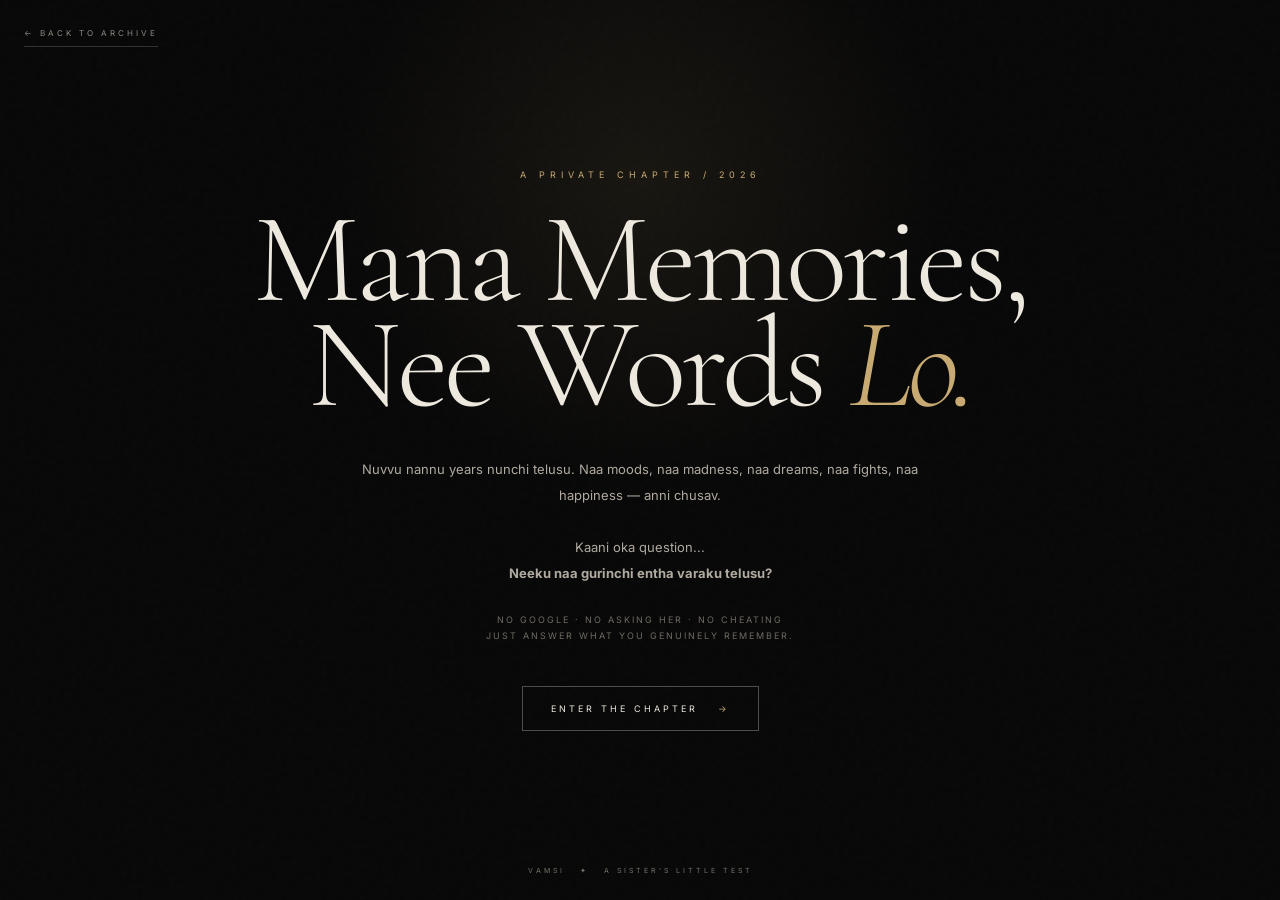
<file: mana-memories-nee-words-lo.html>
<!DOCTYPE html>
<html lang="en">

<head>
    <meta charset="UTF-8">
    <meta name="viewport" content="width=device-width, initial-scale=1.0">
    <meta name="theme-color" content="#080808">
    <title>Mana Memories, Nee Words Lo — Vamsi</title>

    <link rel="preconnect" href="https://fonts.googleapis.com">
    <link rel="preconnect" href="https://fonts.gstatic.com" crossorigin>
    <link
        href="https://fonts.googleapis.com/css2?family=Cormorant+Garamond:wght@300;400;500;600;700&family=Inter:wght@300;400;500;600&display=swap"
        rel="stylesheet">

    <style>
        :root {
            --black: #080808;
            --dark: #0d0d0d;
            --cream: #eee9df;
            --gold: #c8aa72;
            --gold-light: #dfc995;
            --muted: #8d8981;
            --border: rgba(238, 233, 223, .13);
        }

        * {
            box-sizing: border-box;
            margin: 0;
            padding: 0
        }

        html {
            background: var(--black);
            scroll-behavior: smooth
        }

        body {
            min-height: 100vh;
            background:
                radial-gradient(circle at 50% 20%, rgba(200, 170, 114, .09), transparent 32%),
                var(--black);
            color: var(--cream);
            font-family: "Inter", Arial, sans-serif;
            overflow-x: hidden;
        }

        body::before {
            content: "";
            position: fixed;
            inset: 0;
            pointer-events: none;
            z-index: 999;
            opacity: .035;
            background-image: url("data:image/svg+xml,%3Csvg viewBox='0 0 180 180' xmlns='http://www.w3.org/2000/svg'%3E%3Cfilter id='n'%3E%3CfeTurbulence type='fractalNoise' baseFrequency='.9' numOctaves='3' stitchTiles='stitch'/%3E%3C/filter%3E%3Crect width='100%25' height='100%25' filter='url(%23n)' opacity='.5'/%3E%3C/svg%3E");
        }

        button,
        input,
        textarea {
            font: inherit
        }

        button {
            border: 0;
            outline: 0;
            cursor: pointer;
            color: var(--cream);
            background: none;
        }

        .screen {
            min-height: 100vh;
            display: flex;
            align-items: center;
            justify-content: center;
            padding: 40px 22px;
        }

        .hidden {
            display: none !important
        }

        /* INTRO */
        #intro {
            position: relative;
            overflow: hidden;
        }

        .intro-content {
            position: relative;
            z-index: 2;
            width: min(850px, 100%);
            text-align: center;
            animation: appear 1.4s ease both;
        }

        .kicker {
            color: var(--gold);
            font-size: 9px;
            letter-spacing: 5px;
            margin-bottom: 28px;
        }

        .intro-content h1 {
            font-family: "Cormorant Garamond", Georgia, serif;
            font-weight: 300;
            font-size: clamp(62px, 10vw, 130px);
            line-height: .82;
            letter-spacing: -4px;
        }

        .intro-content h1 em {
            color: var(--gold);
            font-style: italic;
        }

        .intro-copy {
            max-width: 590px;
            margin: 38px auto 0;
            color: #b0aaa0;
            font-size: 13px;
            line-height: 2;
        }

        .intro-note {
            margin-top: 26px;
            color: #6f6a63;
            font-size: 9px;
            letter-spacing: 2px;
            line-height: 1.8;
        }

        .primary-btn {
            margin-top: 42px;
            padding: 16px 28px;
            border: 1px solid rgba(238, 233, 223, .3);
            font-size: 9px;
            letter-spacing: 3px;
            transition: .4s ease;
        }

        .primary-btn span {
            color: var(--gold);
            margin-left: 14px
        }

        .primary-btn:hover {
            background: var(--cream);
            color: var(--black);
            transform: translateY(-3px);
        }

        .intro-footer {
            position: absolute;
            z-index: 2;
            bottom: 25px;
            left: 50%;
            transform: translateX(-50%);
            display: flex;
            gap: 15px;
            white-space: nowrap;
            color: #777168;
            font-size: 7px;
            letter-spacing: 3px;
        }

        /* QUESTIONNAIRE */
        #quiz {
            min-height: 100svh;
            align-items: stretch;
            padding: 0;
        }

        .quiz-shell {
            width: min(1050px, 100%);
            min-height: 100svh;
            margin: auto;

            display: flex;
            flex-direction: column;

            padding: 90px clamp(20px, 5vw, 55px) 30px;
        }

        .quiz-top {
            display: flex;
            justify-content: flex-end;
            align-items: center;

            min-height: 30px;

            border-bottom: 1px solid var(--border);
            padding-bottom: 18px;
        }

        .quiz-label {
            color: var(--gold);
            font-size: 8px;
            letter-spacing: 4px;
        }

        .quiz-count {
            color: #66615a;
            font-size: 8px;
            letter-spacing: 2px;
        }

        .progress-wrap {
            height: 1px;
            margin-top: 1px;
            background: rgba(238, 233, 223, .08);
        }

        .progress {
            height: 100%;
            width: 0;
            background: var(--gold);
            transition: width .45s ease;
        }

        .question-area {
            flex: 1;
            display: flex;
            flex-direction: column;
            justify-content: center;
            padding: 70px 0;
        }

        .section-tag {
            color: var(--gold);
            font-size: 9px;
            letter-spacing: 4px;
            margin-bottom: 24px;
        }

        .question-number {
            color: #5d5952;
            font-family: "Cormorant Garamond", Georgia, serif;
            font-size: 22px;
            margin-bottom: 12px;
        }

        .question {
            max-width: 900px;
            font-family: "Cormorant Garamond", Georgia, serif;
            font-size: clamp(42px, 6.2vw, 76px);
            font-weight: 300;
            line-height: .94;
            letter-spacing: -2px;
        }

        .question .gold {
            color: var(--gold);
            font-style: italic
        }

        .answer-box {
            width: 100%;
            min-height: 150px;
            margin-top: 42px;
            padding: 20px 0;
            resize: vertical;
            border: 0;
            border-top: 1px solid rgba(238, 233, 223, .18);
            border-bottom: 1px solid rgba(238, 233, 223, .18);
            outline: 0;
            background: transparent;
            color: var(--cream);
            font-size: 15px;
            line-height: 1.8;
            caret-color: var(--gold);
        }

        .answer-box::placeholder {
            color: #4f4b45
        }

        .quiz-bottom {
            display: flex;
            justify-content: space-between;
            align-items: center;
            gap: 20px;
            border-top: 1px solid var(--border);
            padding-top: 18px;
        }

        .bottom-note {
            color: #55514b;
            font-size: 8px;
            letter-spacing: 2px;
        }

        .nav-buttons {
            display: flex;
            gap: 22px;
        }

        .nav-btn {
            padding: 10px 0;
            border-bottom: 1px solid rgba(238, 233, 223, .2);
            font-size: 8px;
            letter-spacing: 3px;
            transition: .3s;
        }

        .nav-btn:hover {
            color: var(--gold);
            border-color: var(--gold);
        }

        .nav-btn:disabled {
            opacity: .25;
            cursor: not-allowed;
        }

        .save-note {
            margin-top: 12px;
            text-align: right;
            color: #44413c;
            font-size: 7px;
            letter-spacing: 1.5px;
        }

        /* FINAL */
        #final {
            text-align: center;
        }

        .final-content {
            width: min(850px, 100%);
            animation: appear 1.2s ease both;
        }

        .final-mark {
            width: 72px;
            height: 72px;
            margin: 0 auto 32px;
            display: flex;
            align-items: center;
            justify-content: center;
            border: 1px solid rgba(200, 170, 114, .4);
            border-radius: 50%;
            color: var(--gold);
            font-size: 25px;
        }

        .final-content h2 {
            font-family: "Cormorant Garamond", Georgia, serif;
            font-size: clamp(52px, 8vw, 92px);
            font-weight: 300;
            line-height: .9;
            letter-spacing: -3px;
        }

        .final-content h2 em {
            color: var(--gold);
            font-style: italic;
        }

        .final-copy {
            max-width: 580px;
            margin: 35px auto 0;
            color: #88837b;
            line-height: 2;
            font-size: 13px;
        }

        .final-actions {
            display: flex;
            justify-content: center;
            flex-wrap: wrap;
            gap: 25px;
            margin-top: 42px;
        }

        .secondary-btn {
            padding: 15px 22px;
            border-bottom: 1px solid rgba(238, 233, 223, .25);
            color: #aaa49a;
            font-size: 8px;
            letter-spacing: 3px;
        }

        .secondary-btn:hover {
            color: var(--gold);
            border-color: var(--gold)
        }

        .seal {
            margin-top: 38px;
            color: #45413b;
            font-size: 7px;
            letter-spacing: 3px;
        }

        @keyframes appear {
            from {
                opacity: 0;
                transform: translateY(18px)
            }

            to {
                opacity: 1;
                transform: translateY(0)
            }
        }

        .fade-out {
            animation: fadeOut .35s ease forwards
        }

        .fade-in {
            animation: appear .45s ease both
        }

        @keyframes fadeOut {
            to {
                opacity: 0;
                transform: translateY(-8px)
            }
        }

        @media(max-width:700px) {
            .screen {
                padding: 25px 18px
            }

            .intro-content h1 {
                font-size: clamp(58px, 17vw, 90px);
                letter-spacing: -2px;
            }

            .intro-copy {
                font-size: 12px;
                line-height: 1.9;
            }

            .intro-footer {
                font-size: 6px;
                letter-spacing: 2px;
                gap: 9px;
            }

            .quiz-shell {
                padding: 20px 18px 22px;
            }

            .question-area {
                padding: 50px 0;
            }

            .question {
                font-size: clamp(38px, 12vw, 62px);
            }

            .answer-box {
                min-height: 125px;
                font-size: 14px;
            }

            .quiz-bottom {
                align-items: flex-end;
            }

            .bottom-note {
                display: none
            }

            .nav-buttons {
                width: 100%;
                justify-content: space-between;
            }

            .final-content h2 {
                font-size: clamp(50px, 14vw, 76px);
            }
        }

        .back-to-vault {
            position: absolute;
            top: 24px;
            left: 24px;

            padding: 10px 0;

            color: #8d8981;

            font-size: 8px;
            letter-spacing: 3px;

            border-bottom: 1px solid rgba(238, 233, 223, .18);

            transition:
                color .3s ease,
                border-color .3s ease;
        }

        .back-to-vault:hover {
            color: #c8aa72;
            border-color: #c8aa72;
        }

        @media (max-width: 700px) {
            .back-to-vault {
                top: 15px;
                left: 18px;

                font-size: 7px;
                letter-spacing: 2px;
            }
        }

        .back-to-vault {
            position: fixed;

            top: 20px;
            left: 24px;

            z-index: 1000;

            padding: 8px 0;

            color: #8d8981;

            font-size: 8px;
            letter-spacing: 3px;

            border-bottom: 1px solid rgba(238, 233, 223, .18);

            background: transparent;

            cursor: pointer;

            transition:
                color .3s ease,
                border-color .3s ease;
        }

        .back-to-vault:hover {
            color: #c8aa72;
            border-color: #c8aa72;
        }

        @media (max-width: 700px) {

            .quiz-shell {
                padding:
                    75px 18px 22px;
            }

            .back-to-vault {
                top: 15px;
                left: 18px;

                font-size: 7px;
                letter-spacing: 2px;
            }

        }

        }
    </style>
</head>

<body>

    <!-- BACK TO MEMORY VAULT -->
    <button type="button" class="back-to-vault" onclick="returnToArchive()">
        ← BACK TO ARCHIVE
    </button>

    <!-- INTRO -->
    <section id="intro" class="screen">

        <div class="intro-content">

            <p class="kicker">A PRIVATE CHAPTER / 2026</p>

            <h1>
                Mana Memories,<br>
                Nee Words <em>Lo.</em>
            </h1>

            <p class="intro-copy">
                Nuvvu nannu years nunchi telusu.
                Naa moods, naa madness, naa dreams,
                naa fights, naa happiness — anni chusav.
                <br><br>
                Kaani oka question...
                <br>
                <strong>Neeku naa gurinchi entha varaku telusu?</strong>
            </p>

            <p class="intro-note">
                NO GOOGLE · NO ASKING HER · NO CHEATING<br>
                JUST ANSWER WHAT YOU GENUINELY REMEMBER.
            </p>

            <button class="primary-btn" id="startBtn">
                ENTER THE CHAPTER <span>→</span>
            </button>
        </div>

        <div class="intro-footer">
            <span>VAMSI</span>
            <span>✦</span>
            <span>A SISTER'S LITTLE TEST</span>
        </div>
    </section>


    <!-- QUESTIONS -->
    <!-- QUESTIONS -->
    <section id="quiz" class="screen hidden">

        <div class="quiz-shell">

            <div class="quiz-top">


                <div class="quiz-count" id="quizCount">
                    01 / 40
                </div>

            </div>


            <div class="progress-wrap">

                <div class="progress" id="progress">
                </div>

            </div>


            <div class="question-area" id="questionArea">

                <div class="section-tag" id="sectionTag">
                </div>

                <div class="question-number" id="questionNumber">
                </div>

                <h2 class="question" id="questionText">
                </h2>

                <textarea id="answer" class="answer-box" placeholder="Nee answer ikkada rayi..." autocomplete="off"
                    spellcheck="false">
            </textarea>

            </div>


            <div class="quiz-bottom">

                <div class="bottom-note">
                    YOUR ANSWERS ARE SAVED ON THIS DEVICE
                </div>

                <div class="nav-buttons">

                    <button type="button" class="nav-btn" id="prevBtn">

                        ← PREVIOUS

                    </button>

                    <button type="button" class="nav-btn" id="nextBtn">

                        NEXT →

                    </button>

                </div>

            </div>


            <div class="save-note" id="saveNote">

                Nothing leaves this page while you're answering.

            </div>

        </div>

    </section>


    <!-- FINAL -->
    <section id="final" class="screen hidden">
        <div class="final-content">

            <div class="final-mark">♢</div>

            <p class="kicker">ARCHIVE 13 / RESPONSE SEALED</p>

            <h2>
                The vault is<br>
                <em>sealed.</em>
            </h2>

            <p class="final-copy">
                Niku na kosam anipinchindhi rasav
                That's exactly what this was meant to capture.
                <br><br>
                Your answers have been sent to the private response vault.
                valli ki ni answers anni vachesthayi le 😅
            </p>

            <div class="final-actions">
                <button class="primary-btn" id="downloadBtn">
                    DOWNLOAD MY ANSWERS <span>↓</span>
                </button>

                <button class="secondary-btn" id="copyBtn">
                    COPY MY ANSWERS
                </button>
            </div>

            <p class="seal">
                YOUR RESPONSES HAVE BEEN PRESERVED · ARCHIVE 13 COMES LATER.
            </p>
        </div>
    </section>


    <script>
        const questions = [
            {
                section: "PART 01 / EASY START",
                q: "Naa full name enti?"
            },
            {
                section: "PART 01 / EASY START",
                q: "Nenu “no” cheppaleni oka thing enti? 😂"
            },
            {
                section: "PART 01 / EASY START",
                q: "Nenu ekkuvaga ye type of songs enjoy chesthanu?"
            },
            {
                section: "PART 01 / EASY START",
                q: "Naa perfect day ela untundi ani nuvvu anukuntunnav?"
            },
            {
                section: "PART 01 / EASY START",
                q: "Nannu instant-ga happy chese thing enti?"
            },
            {
                section: "PART 01 / EASY START",
                q: "Nenu ekkuva time waste chese pani enti? 😂"
            },
            {
                section: "PART 02 / YOU SHOULD KNOW THIS",
                q: "Naa biggest dream enti ani nuvvu anukuntunnav?"
            },
            {
                section: "PART 02 / YOU SHOULD KNOW THIS",
                q: "Life lo nenu deni gurinchi most serious-ga untanu?"
            },
            {
                section: "PART 02 / YOU SHOULD KNOW THIS",
                q: "Nenu ekkuvaga deni gurinchi worry or overthink chesthanu?"
            },
            {
                section: "PART 02 / YOU SHOULD KNOW THIS",
                q: "Nenu upset ayinappudu usually em chesthanu?"
            },
            {
                section: "PART 02 / YOU SHOULD KNOW THIS",
                q: "Nenu angry ayinappudu first nuvvu notice chese thing enti? 👀"
            },
            {
                section: "PART 02 / YOU SHOULD KNOW THIS",
                q: "Nenu ekkuvaga overthink chese topic enti?"
            },
            {
                section: "PART 02 / YOU SHOULD KNOW THIS",
                q: "“Naaku em problem ledu” ani cheppina, actually nannu hurt chese thing enti?"
            },
            {
                section: "PART 02 / YOU SHOULD KNOW THIS",
                q: "Naa gurinchi others easily understand cheyyaleni oka thing enti?"
            },
            {
                section: "PART 03 / BROTHER KNOWS SISTER",
                q: "Nenu secretly proud-ga feel ayye thing enti ani nuvvu anukuntunnav?"
            },
            {
                section: "PART 03 / BROTHER KNOWS SISTER",
                q: "Nenu life lo lose avvakudadhu ani ekkuvaga fear ayye thing enti?"
            },
            {
                section: "PART 03 / BROTHER KNOWS SISTER",
                q: "Nenu eppudu most happy-ga untanu ani nuvvu anukuntunnav?"
            },
            {
                section: "PART 04 / MANA MADNESS",
                q: "Naalo neeku most annoying thing enti? 😂 Honest-ga cheppu!"
            },
            {
                section: "PART 04 / MANA MADNESS",
                q: "Nenu ninnu ekkuvaga irritate chese pani enti?"
            },
            {
                section: "PART 04 / MANA MADNESS",
                q: "Nenu chese ye thing chusi neeku automatic-ga navvu vasthundi?"
            },
            {
                section: "PART 04 / MANA MADNESS",
                q: "Mana iddariki unna funniest memory enti? 😂"
            },
            {
                section: "PART 04 / MANA MADNESS",
                q: "Mana iddari madhya jarigina most ridiculous fight enti?"
            },
            {
                section: "PART 04 / MANA MADNESS",
                q: "Mana arguments lo usually evaru win avutharu? And please… DON'T LIE. 👀"
            },
            {
                section: "PART 04 / MANA MADNESS",
                q: "Nannu just 3 words lo describe cheyyali ante, aa 3 words enti?"
            },
            {
                section: "PART 05 / MANA MEMORIES",
                q: "Naatho unna nee favorite memory enti?"
            },
            {
                section: "PART 05 / MANA MEMORIES",
                q: "Naatho jarigina ye moment ni nuvvu life-long marchipovu?"
            },
            {
                section: "PART 05 / MANA MEMORIES",
                q: "Mana relationship lo eppatiki change avvakudadhu ani nuvvu anukune thing enti?"
            },
            {
                section: "PART 06 / FUTURE ME",
                q: "5 years tarvatha nannu ekkada imagine chesthunnav?"
            },
            {
                section: "PART 06 / FUTURE ME",
                q: "Future lo nenu elanti person avuthanu ani nuvvu anukuntunnav?"
            },
            {
                section: "PART 06 / FUTURE ME",
                q: "Naa future kosam nuvvu naaku oka advice ivvalante, adi enti?"
            },
            {
                section: "PART 07 / DEEP OBSERVATION",
                q: "Na gurinchi naaku kuda teliyani oka thing nuvvu notice chesav anukunte, adi enti?"
            },
            {
                section: "PART 07 / DEEP OBSERVATION",
                q: "Naa nundi nuvvu nerchukunna oka thing enti?"
            },
            {
                section: "PART 07 / DEEP OBSERVATION",
                q: "Nenu realize avvakunda neeku nerpinchina oka lesson enti?"
            },
            {
                section: "PART 07 / DEEP OBSERVATION",
                q: "Naatho oka day ni malli relive cheyyagaligithe, ye day choose chesthav? Why?"
            },
            {
                section: "PART 07 / DEEP OBSERVATION",
                q: "20 years tarvatha manam malli kalisinappudu, mana relationship lo em change avvakudadhu ani nuvvu hope chesthav?"
            },
            {
                section: "PART 08 / NO FILTER",
                q: "Nuvvu normally naatho cheppavu… but ippudu cheppali ante, naaku em chepthav?"
            },
            {
                section: "PART 08 / NO FILTER",
                q: "Nenu nee life lo exactly what place occupy chesthunnanu ani nuvvu feel avuthunnav?"
            },
            {
                section: "PART 08 / NO FILTER",
                q: "Naa gurinchi nuvvu secretly admire chese quality enti?"
            },
            {
                section: "FINAL / ONE SENTENCE",
                q: "Nuvvu vere vallaki nannu introduce cheyyali ante… “Srivalli is the kind of person who ______.” Complete the sentence. ❤️"
            },
            {
                section: "SECRET FINAL / NO FILTER",
                q: "Annaya… ippudu jokes pakkana pedithe. Naa kosam nee heart lo unna oka thing cheppu… adi nenu eppudu marchipokudadhu ani nuvvu anukuntunnav. ❤️"
            }
        ];

        let current = 0;
        let answers = JSON.parse(localStorage.getItem("vamsiBrotherTestAnswers") || "{}");

        // AFTER DEPLOYING THE GOOGLE APPS SCRIPT, PASTE ITS WEB APP URL HERE.
        const GOOGLE_SCRIPT_URL = "https://script.google.com/macros/s/AKfycbwMJqdkyfuyqty04xSD5xMP5z7EyM2ZkUikSGZuGMFqM7Io_5mkjeHDbPZ5QOgxB7MkFA/exec";

        let submissionComplete = false;

        const intro = document.getElementById("intro");
        const quiz = document.getElementById("quiz");
        const final = document.getElementById("final");

        const startBtn = document.getElementById("startBtn");
        const questionArea = document.getElementById("questionArea");
        const sectionTag = document.getElementById("sectionTag");
        const questionNumber = document.getElementById("questionNumber");
        const questionText = document.getElementById("questionText");
        const answer = document.getElementById("answer");
        const quizCount = document.getElementById("quizCount");
        const progress = document.getElementById("progress");
        const prevBtn = document.getElementById("prevBtn");
        const nextBtn = document.getElementById("nextBtn");
        const saveNote = document.getElementById("saveNote");

        function saveCurrentAnswer() {
            answers[current] = answer.value;
            localStorage.setItem("vamsiBrotherTestAnswers", JSON.stringify(answers));
        }

        function renderQuestion(animate = true) {
            const item = questions[current];

            if (animate) {
                questionArea.classList.remove("fade-in");
                void questionArea.offsetWidth;
                questionArea.classList.add("fade-in");
            }

            sectionTag.textContent = item.section;
            questionNumber.textContent = String(current + 1).padStart(2, "0");
            questionText.textContent = item.q;
            answer.value = answers[current] || "";

            quizCount.textContent =
                String(current + 1).padStart(2, "0") +
                " / " +
                String(questions.length).padStart(2, "0");

            progress.style.width =
                ((current + 1) / questions.length * 100) + "%";

            prevBtn.disabled = current === 0;

            if (current === questions.length - 1) {
                nextBtn.textContent = "SEAL ANSWERS →";
            } else {
                nextBtn.textContent = "NEXT →";
            }

            answer.focus();
        }

        function openQuiz() {

            console.log("ENTER THE CHAPTER clicked");

            intro.classList.add("hidden");

            quiz.classList.remove("hidden");

            quiz.style.display = "flex";

            renderQuestion(false);
        }

        startBtn.addEventListener("click", openQuiz);

        async function finishQuiz() {
            saveCurrentAnswer();

            if (GOOGLE_SCRIPT_URL.includes("PASTE_YOUR_")) {
                alert("The questionnaire is not connected to the response system yet. Please ask Srivalli to add the Google Apps Script URL.");
                return;
            }

            nextBtn.disabled = true;
            prevBtn.disabled = true;
            nextBtn.textContent = "SENDING…";

            try {
                const payload = new URLSearchParams();
                payload.append("name", "Vamsi");
                payload.append("answers", JSON.stringify(answers));
                payload.append("completedAt", new Date().toISOString());

                // no-cors is intentional: the form only needs to send the answers.
                // Google Apps Script stores them in the owner's Google Sheet.
                await fetch(GOOGLE_SCRIPT_URL, {
                    method: "POST",
                    mode: "no-cors",
                    headers: {
                        "Content-Type": "application/x-www-form-urlencoded;charset=UTF-8"
                    },
                    body: payload.toString()
                });

                submissionComplete = true;
                localStorage.setItem("vamsiBrotherTestSubmitted", "true");

                quiz.classList.add("hidden");
                final.classList.remove("hidden");
                window.scrollTo(0, 0);

            } catch (error) {
                console.error(error);
                alert("The answers could not be sent. Please check your internet connection and try again.");
                nextBtn.disabled = false;
                prevBtn.disabled = false;
                nextBtn.textContent = "SEAL ANSWERS →";
            }
        }



        answer.addEventListener("input", () => {
            answers[current] = answer.value;
            localStorage.setItem("vamsiBrotherTestAnswers", JSON.stringify(answers));

            const wordCount = answer.value.trim()
                ? answer.value.trim().split(/\s+/).length
                : 0;

            saveNote.textContent =
                wordCount
                    ? `SAVED · ${wordCount} WORD${wordCount === 1 ? "" : "S"}`
                    : "YOUR ANSWER WILL BE SAVED ON THIS DEVICE";
        });

        prevBtn.addEventListener("click", () => {
            saveCurrentAnswer();

            if (current > 0) {
                current--;
                renderQuestion();
            }
        });

        nextBtn.addEventListener("click", () => {
            saveCurrentAnswer();

            if (current < questions.length - 1) {
                current++;
                renderQuestion();
            } else {
                finishQuiz();
            }
        });

        document.addEventListener("keydown", (event) => {
            if (quiz.classList.contains("hidden")) return;

            if (event.ctrlKey || event.metaKey || event.altKey) return;

            if (event.key === "ArrowLeft") {
                prevBtn.click();
            }

            if (event.key === "ArrowRight") {
                nextBtn.click();
            }
        });

        function buildResponseText() {
            const now = new Date();

            let text = "";
            text += "MANA MEMORIES, NEE WORDS LO — VAMSI\n";
            text += "========================================\n";
            text += "A private response for Srivalli\n";
            text += "Completed: " + now.toLocaleString() + "\n";
            text += "========================================\n\n";

            questions.forEach((item, index) => {
                text += `${String(index + 1).padStart(2, "0")}. ${item.section}\n`;
                text += `Q: ${item.q}\n`;
                text += `A: ${answers[index] || "[No answer]"}\n\n`;
                text += "----------------------------------------\n\n";
            });

            text += "END OF RESPONSE\n";
            text += "THE VAULT IS SEALED.\n";

            return text;
        }

        document.getElementById("downloadBtn").addEventListener("click", () => {
            const blob = new Blob([buildResponseText()], { type: "text/plain;charset=utf-8" });
            const url = URL.createObjectURL(blob);

            const a = document.createElement("a");
            a.href = url;
            a.download = "Vamsi-Brother-Test-Answers.txt";
            document.body.appendChild(a);
            a.click();
            a.remove();

            URL.revokeObjectURL(url);
        });

        document.getElementById("copyBtn").addEventListener("click", async () => {
            try {
                await navigator.clipboard.writeText(buildResponseText());
                document.getElementById("copyBtn").textContent = "COPIED ✓";

                setTimeout(() => {
                    document.getElementById("copyBtn").textContent = "COPY MY ANSWERS";
                }, 1800);
            } catch (error) {
                alert("Copy was blocked by the browser. Use DOWNLOAD MY ANSWERS instead.");
            }
        });
        function returnToArchive() {
    window.location.href = "index.html#archive";
}
    </script>

</body>

</html>
</file>
